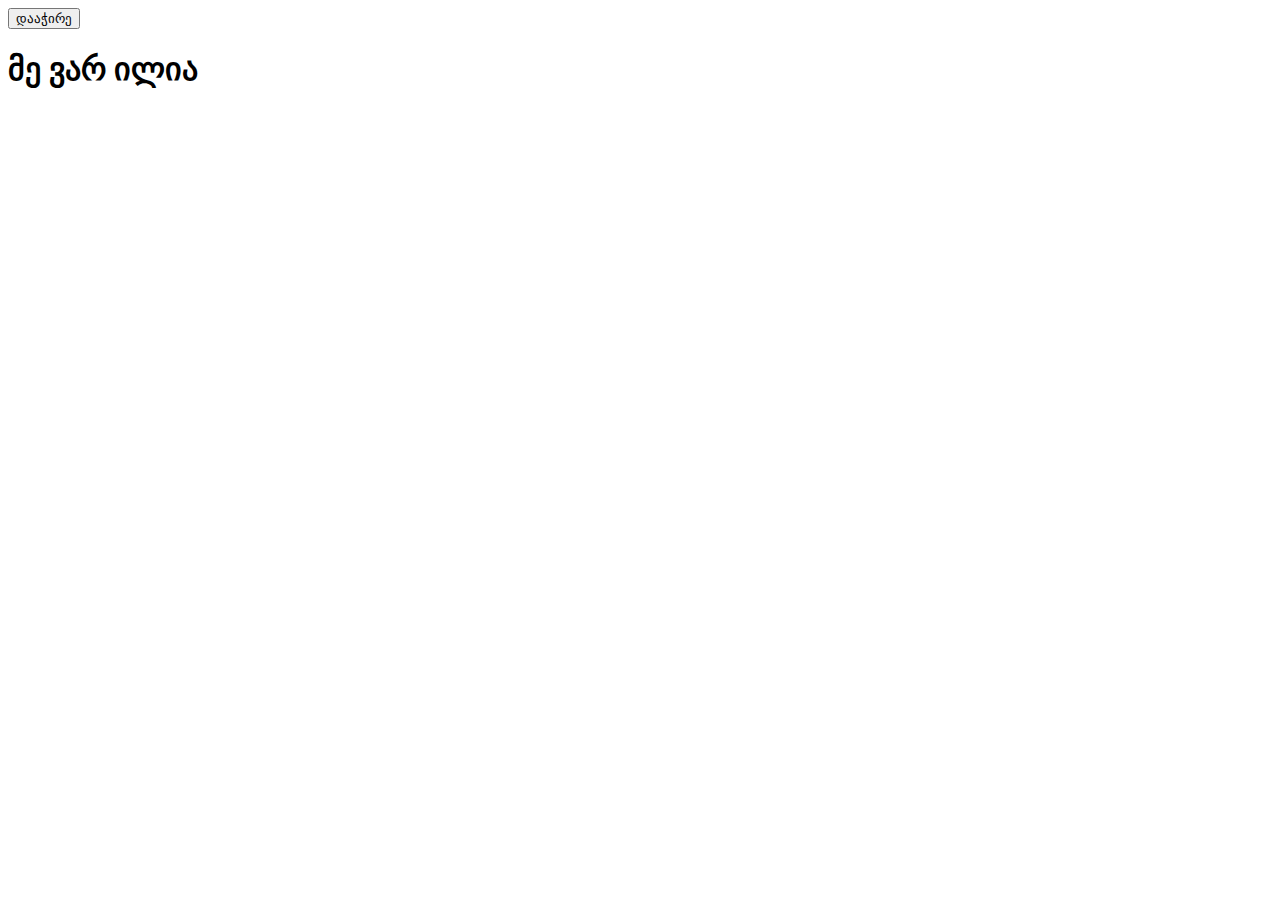
<file: index.html>
<!DOCTYPE html>
<html lang="en">
  <head>
    <meta charset="UTF-8" />
    <meta http-equiv="X-UA-Compatible" content="IE=edge" />
    <meta name="viewport" content="width=device-width, initial-scale=1.0" />
    <link rel="stylesheet" href="style.css" />
    <title>Document</title>
  </head>
  <body>
    <button id="btn-13">დააჭირე</button>
    <h1>მე ვარ ილია</h1>
    <script src="main.js"></script>
  </body>
</html>
</file>
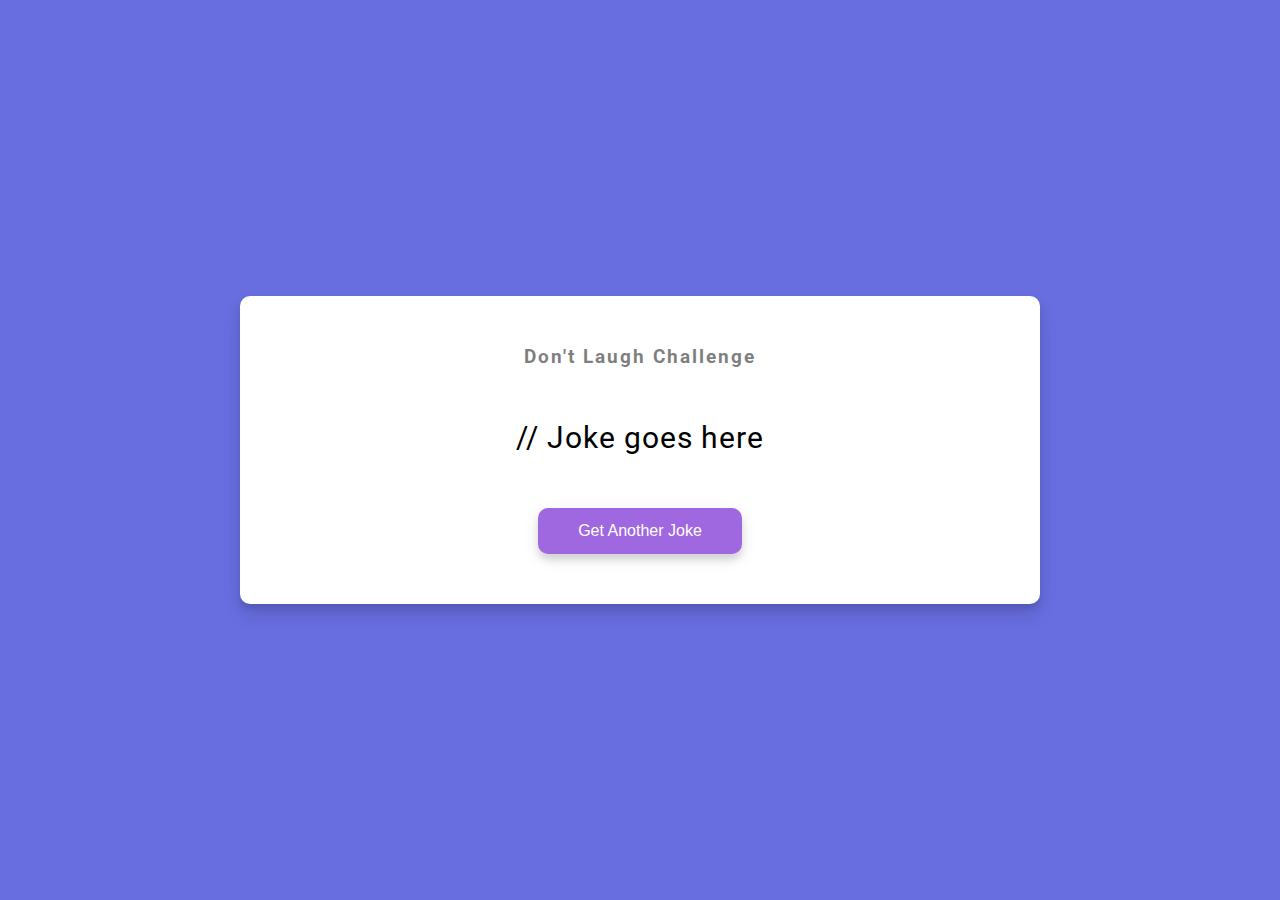
<file: 10.-Dad jokes(API)/index.html>
<!DOCTYPE html>
<html lang="en">
  <head>
    <meta charset="UTF-8" />
    <meta name="viewport" content="width=device-width, initial-scale=1.0" />
    <link rel="stylesheet" href="style.css" />
    <title>Dad Jokes</title>
  </head>
  <body>
    <div class="container">
      <h3>Don't Laugh Challenge</h3>
      <div id="joke" class="joke">// Joke goes here</div>
      <button id="jokeBtn" class="btn">Get Another Joke</button>
    </div>
    <script src="script.js"></script>
  </body>
</html>
</file>
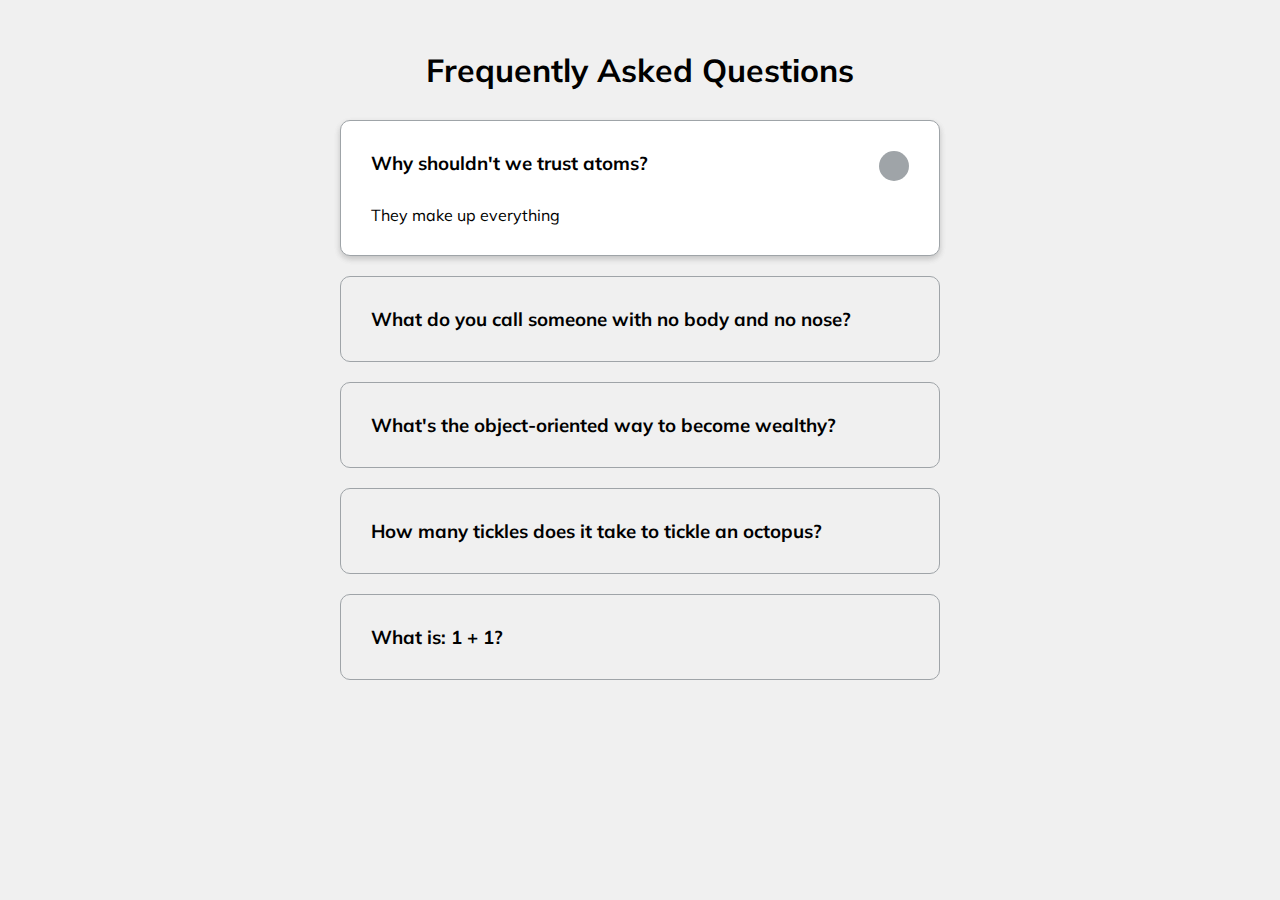
<file: 12.-FAQ collapse/index.html>
<!DOCTYPE html>
<html lang="en">
  <head>
    <meta charset="UTF-8" />
    <meta name="viewport" content="width=device-width, initial-scale=1.0" />
    <link
      rel="stylesheet"
      href="https://cdnjs.cloudflare.com/ajax/libs/font-awesome/5.14.0/css/all.min.css"
      integrity="sha512-1PKOgIY59xJ8Co8+NE6FZ+LOAZKjy+KY8iq0G4B3CyeY6wYHN3yt9PW0XpSriVlkMXe40PTKnXrLnZ9+fkDaog=="
      crossorigin="anonymous"
    />
    <link rel="stylesheet" href="style.css" />
    <title>FAQ</title>
  </head>
  <body>
    <h1>Frequently Asked Questions</h1>
    <div class="faq-container">
      <div class="faq active">
        <h3 class="faq-title">Why shouldn't we trust atoms?</h3>

        <p class="faq-text">They make up everything</p>

        <button class="faq-toggle">
          <i class="fas fa-chevron-down"></i>
          <i class="fas fa-times"></i>
        </button>
      </div>

      <div class="faq">
        <h3 class="faq-title">
          What do you call someone with no body and no nose?
        </h3>
        <p class="faq-text">Nobody knows.</p>
        <button class="faq-toggle">
          <i class="fas fa-chevron-down"></i>
          <i class="fas fa-times"></i>
        </button>
      </div>

      <div class="faq">
        <h3 class="faq-title">
          What's the object-oriented way to become wealthy?
        </h3>
        <p class="faq-text">Inheritance.</p>
        <button class="faq-toggle">
          <i class="fas fa-chevron-down"></i>
          <i class="fas fa-times"></i>
        </button>
      </div>

      <div class="faq">
        <h3 class="faq-title">
          How many tickles does it take to tickle an octopus?
        </h3>
        <p class="faq-text">Ten-tickles!</p>
        <button class="faq-toggle">
          <i class="fas fa-chevron-down"></i>
          <i class="fas fa-times"></i>
        </button>
      </div>

      <div class="faq">
        <h3 class="faq-title">What is: 1 + 1?</h3>
        <p class="faq-text">Depends on who are you asking.</p>
        <button class="faq-toggle">
          <i class="fas fa-chevron-down"></i>
          <i class="fas fa-times"></i>
        </button>
      </div>
    </div>
    <script src="script.js"></script>
  </body>
</html>
</file>
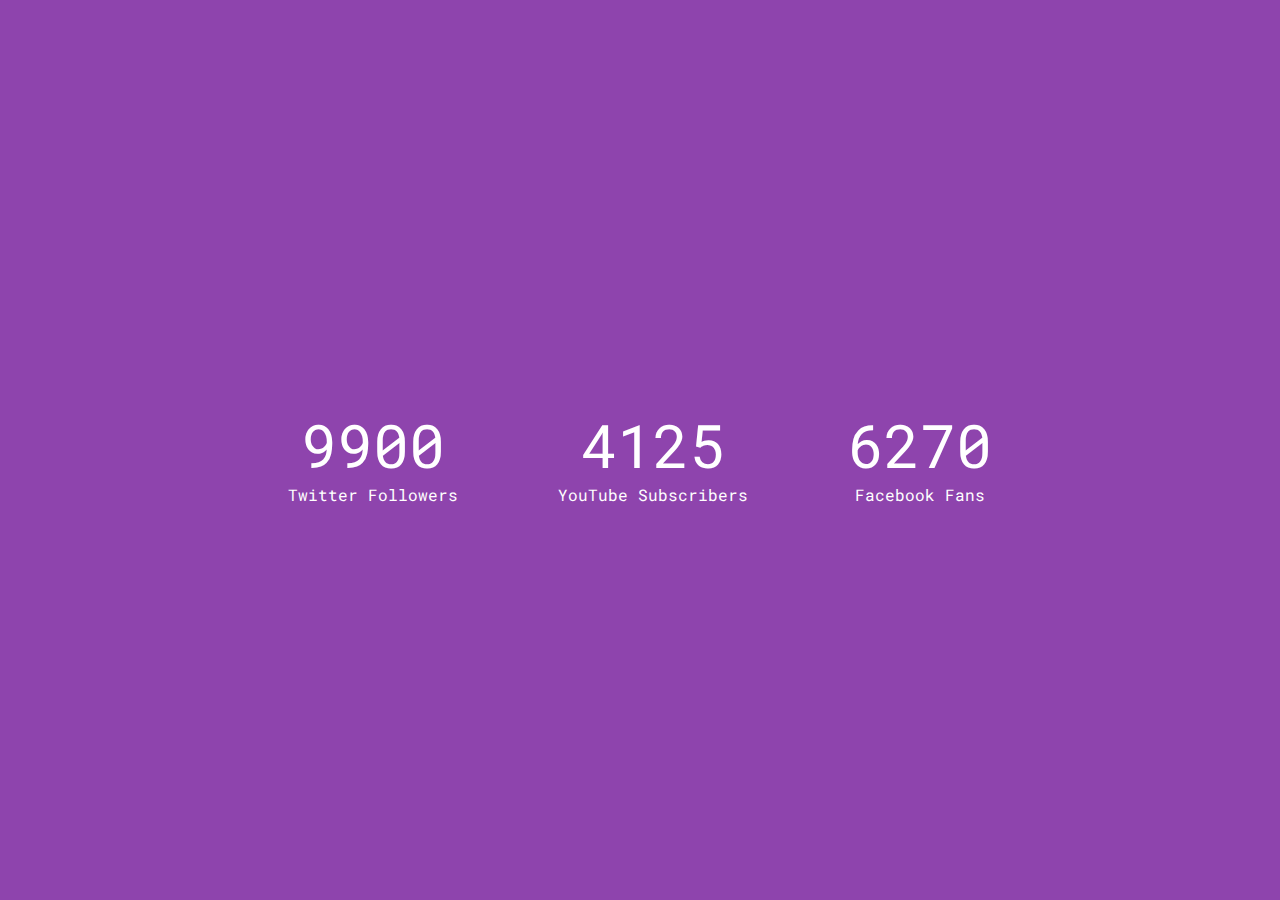
<file: 15.-incrementing counter/index.html>
<!DOCTYPE html>
<html lang="en">
  <head>
    <meta charset="UTF-8" />
    <meta name="viewport" content="width=device-width, initial-scale=1.0" />
    <link
      rel="stylesheet"
      href="https://cdnjs.cloudflare.com/ajax/libs/font-awesome/5.14.0/css/all.min.css"
      integrity="sha512-1PKOgIY59xJ8Co8+NE6FZ+LOAZKjy+KY8iq0G4B3CyeY6wYHN3yt9PW0XpSriVlkMXe40PTKnXrLnZ9+fkDaog=="
      crossorigin="anonymous"
    />
    <link rel="stylesheet" href="style.css" />
    <title>Increment Counter</title>
  </head>
  <body>
    <div class="counter-container">
      <i class="fab fa-twitter fa-3x"></i>
      <div class="counter" data-target="12000"></div>
      <span>Twitter Followers</span>
    </div>

    <div class="counter-container">
      <i class="fab fa-youtube fa-3x"></i>
      <div class="counter" data-target="5000"></div>
      <span>YouTube Subscribers</span>
    </div>

    <div class="counter-container">
      <i class="fab fa-facebook fa-3x"></i>
      <div class="counter" data-target="7500"></div>
      <span>Facebook Fans</span>
    </div>
    <script src="script.js"></script>
  </body>
</html>
</file>
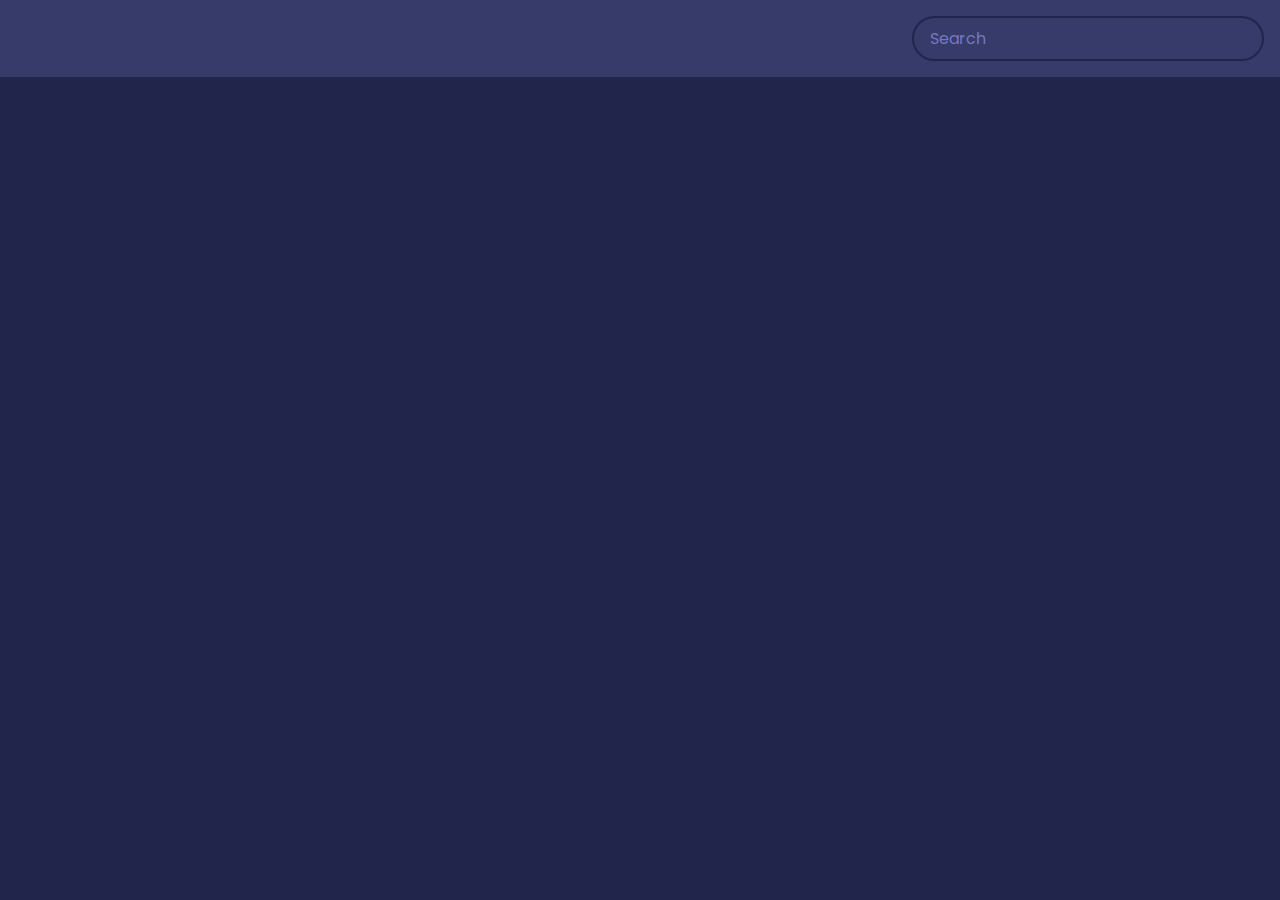
<file: 17.-Movie App(API)/index.html>
<!DOCTYPE html>
<html lang="en">
  <head>
    <meta charset="UTF-8" />
    <meta name="viewport" content="width=device-width, initial-scale=1.0" />
    <link rel="stylesheet" href="style.css" />
    <title>Movie App</title>
  </head>
  <body>
    <header>
      <form id="form">
        <input type="text" id="search" class="search" placeholder="Search" />
      </form>
    </header>
    <script src="script.js"></script>
  </body>
</html>
</file>
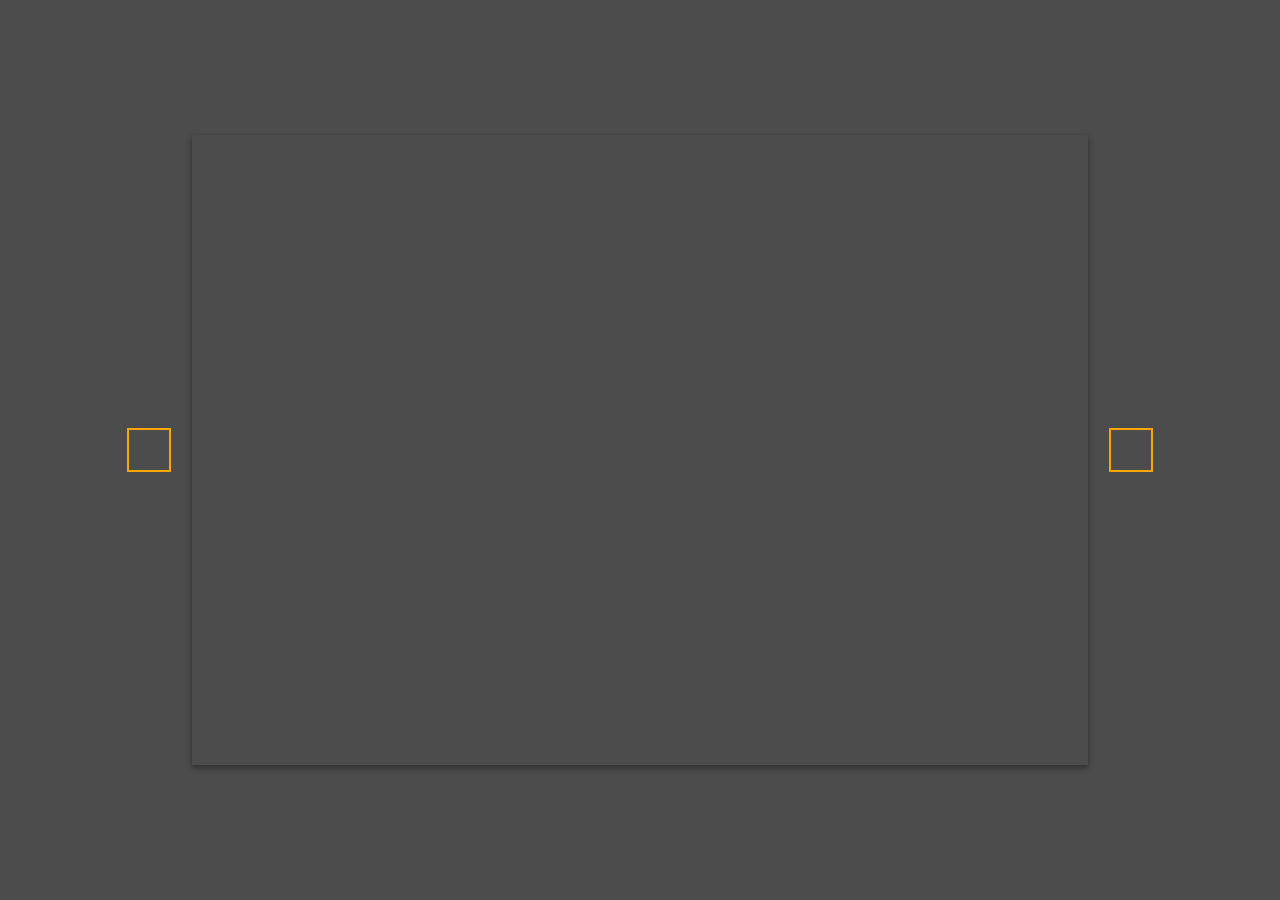
<file: 18.-Background slider/index.html>
<!DOCTYPE html>
<html lang="en">
  <head>
    <meta charset="UTF-8" />
    <meta name="viewport" content="width=device-width, initial-scale=1.0" />
    <link
      rel="stylesheet"
      href="https://cdnjs.cloudflare.com/ajax/libs/font-awesome/5.14.0/css/all.min.css"
      integrity="sha512-1PKOgIY59xJ8Co8+NE6FZ+LOAZKjy+KY8iq0G4B3CyeY6wYHN3yt9PW0XpSriVlkMXe40PTKnXrLnZ9+fkDaog=="
      crossorigin="anonymous"
    />
    <link rel="stylesheet" href="style.css" />
    <title>Background Slider</title>
  </head>
  <body>
    <div class="slider-container">
      <div
        class="slide active"
        style="
          background-image: url('https://images.unsplash.com/photo-1549880338-65ddcdfd017b?ixlib=rb-1.2.1&ixid=eyJhcHBfaWQiOjEyMDd9&auto=format&fit=crop&w=2100&q=80');
        "
      ></div>
      <div
        class="slide"
        style="
          background-image: url('https://images.unsplash.com/photo-1511593358241-7eea1f3c84e5?ixlib=rb-1.2.1&ixid=eyJhcHBfaWQiOjEyMDd9&auto=format&fit=crop&w=1934&q=80');
        "
      ></div>

      <div
        class="slide"
        style="
          background-image: url('https://images.unsplash.com/photo-1495467033336-2effd8753d51?ixlib=rb-1.2.1&ixid=eyJhcHBfaWQiOjEyMDd9&auto=format&fit=crop&w=2100&q=80');
        "
      ></div>

      <div
        class="slide"
        style="
          background-image: url('https://images.unsplash.com/photo-1522735338363-cc7313be0ae0?ixlib=rb-1.2.1&ixid=eyJhcHBfaWQiOjEyMDd9&auto=format&fit=crop&w=2689&q=80');
        "
      ></div>

      <div
        class="slide"
        style="
          background-image: url('https://images.unsplash.com/photo-1559087867-ce4c91325525?ixlib=rb-1.2.1&ixid=eyJhcHBfaWQiOjEyMDd9&auto=format&fit=crop&w=2100&q=80');
        "
      ></div>

      <button class="arrow left-arrow" id="left">
        <i class="fas fa-arrow-left"></i>
      </button>

      <button class="arrow right-arrow" id="right">
        <i class="fas fa-arrow-right"></i>
      </button>
    </div>
    <script src="script.js"></script>
  </body>
</html>
</file>
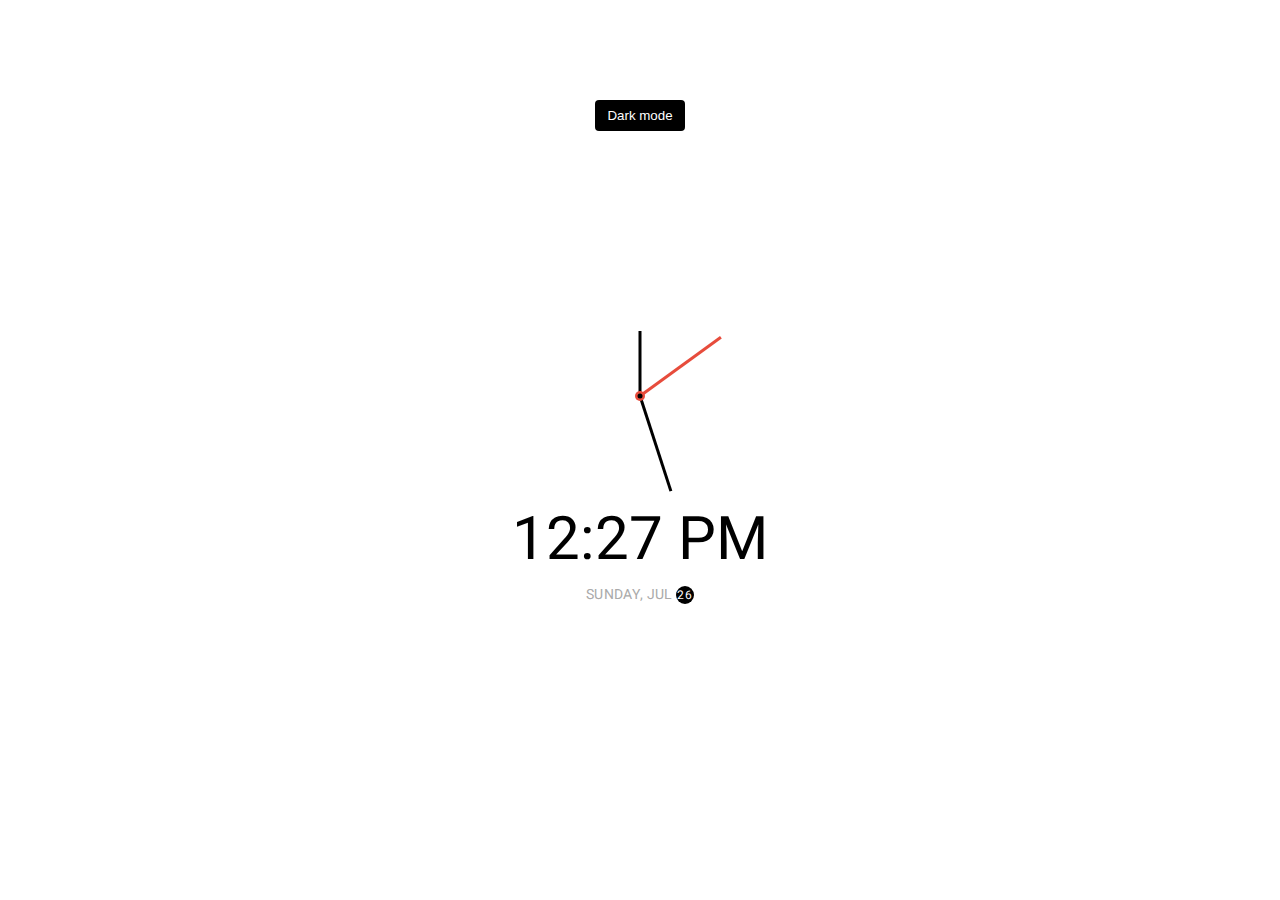
<file: 19.-Theme clock/index.html>
<!DOCTYPE html>
<html lang="en">
  <head>
    <meta charset="UTF-8" />
    <meta name="viewport" content="width=device-width, initial-scale=1.0" />
    <link rel="stylesheet" href="style.css" />
    <title>Theme Clock</title>
  </head>
  <body>
    <!-- Inspired by this dribbble shot https://dribbble.com/shots/5958443-Alarm-clock -->

    <button class="toggle">Dark mode</button>

    <div class="clock-container">
      <div class="clock">
        <div class="needle hour"></div>
        <div class="needle minute"></div>
        <div class="needle second"></div>
        <div class="center-point"></div>
      </div>

      <div class="time"></div>
      <div class="date"></div>
    </div>

    <script src="script.js"></script>
  </body>
</html>
</file>
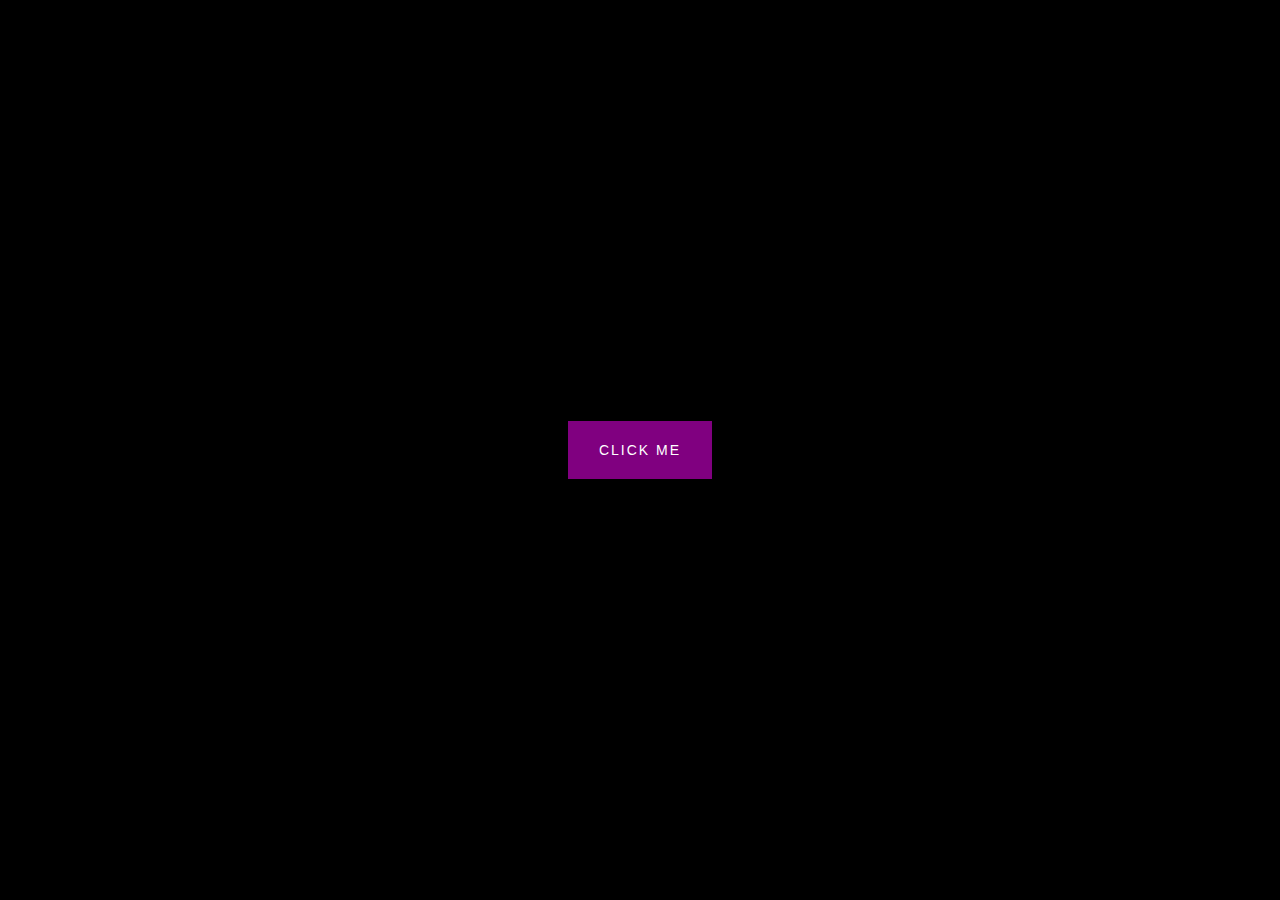
<file: 20.-Button ripple effect/index.html>
<!DOCTYPE html>
<html lang="en">
  <head>
    <meta charset="UTF-8" />
    <meta name="viewport" content="width=device-width, initial-scale=1.0" />
    <link rel="stylesheet" href="style.css" />
    <title>Button Ripple Effect</title>
  </head>
  <body>
    <button class="ripple">Click Me</button>
    <script src="script.js"></script>
  </body>
</html>
</file>
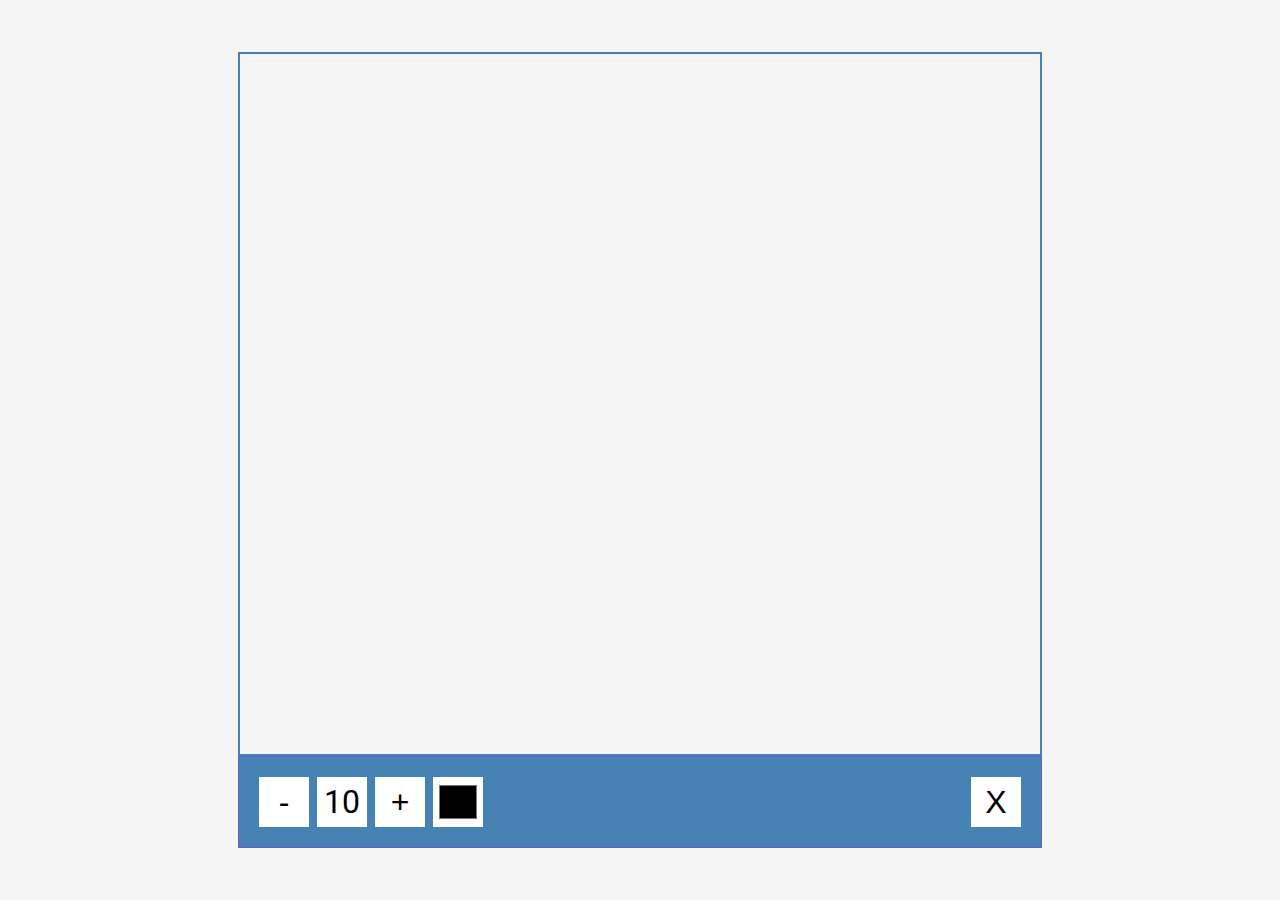
<file: 22.-Drawing App/index.html>
<!DOCTYPE html>
<html lang="en">
  <head>
    <meta charset="UTF-8" />
    <meta name="viewport" content="width=device-width, initial-scale=1.0" />
    <link rel="stylesheet" href="style.css" />
    <title>Drawing App</title>
  </head>
  <body>
    <canvas id="canvas" width="800" height="700"></canvas>
    <div class="toolbox">
      <button id="decrease">-</button>
      <span id="size">10</span>
      <button id="increase">+</button>
      <input type="color" id="color" />
      <button id="clear">X</button>
    </div>

    <script src="script.js"></script>
  </body>
</html>
</file>
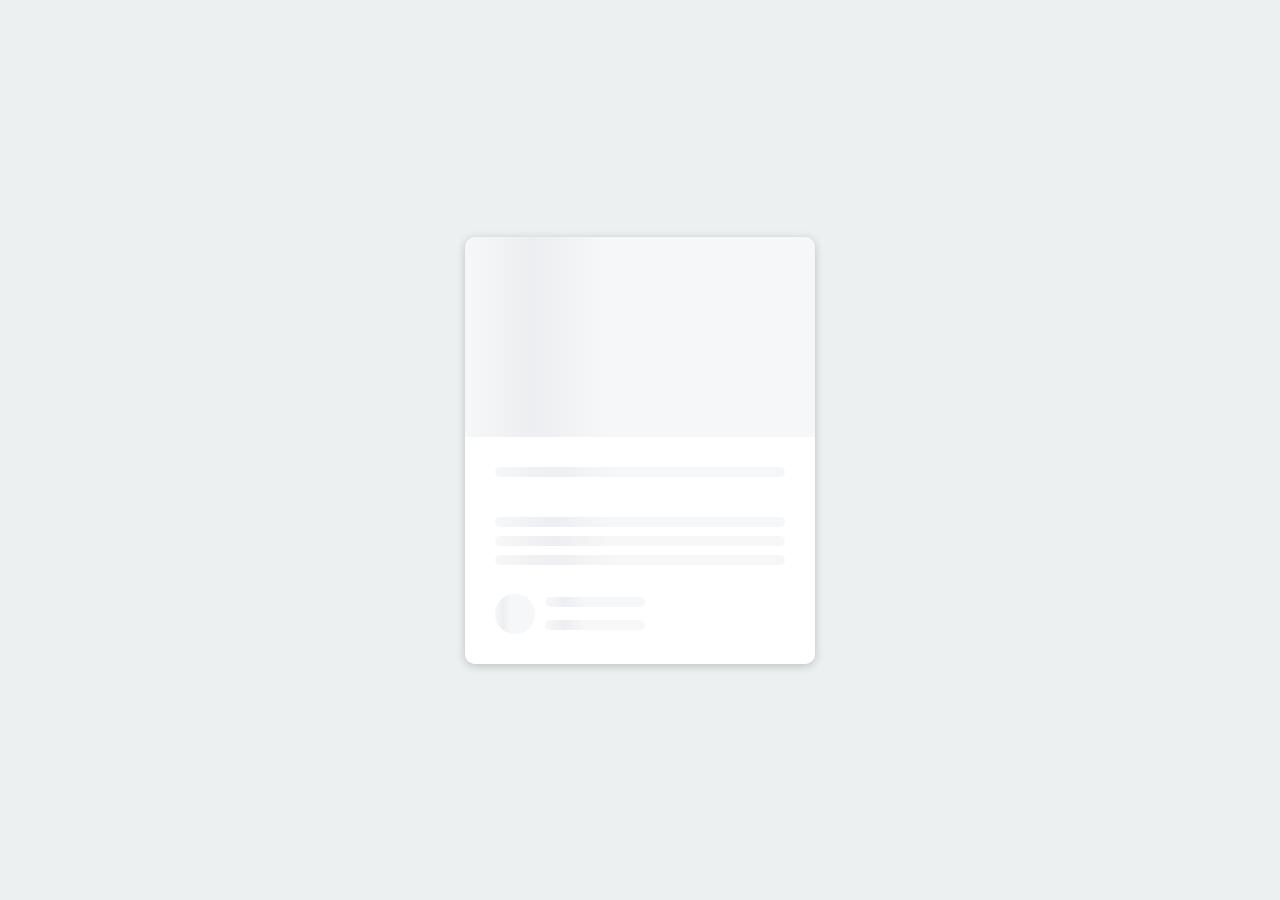
<file: 24.-Content placeholder/index.html>
<!DOCTYPE html>
<html lang="en">
  <head>
    <meta charset="UTF-8" />
    <meta name="viewport" content="width=device-width, initial-scale=1.0" />
    <link rel="stylesheet" href="style.css" />
    <title>Content Placeholder</title>
  </head>
  <body>
    <div class="card">
      <div class="card-header animated-bg" id="header">&nbsp;</div>

      <div class="card-content">
        <h3 class="card-title animated-bg animated-bg-text" id="title">
          &nbsp;
        </h3>
        <p class="card-excerpt" id="excerpt">
          &nbsp;
          <span class="animated-bg animated-bg-text">&nbsp;</span>
          <span class="animated-bg animated-bg-text">&nbsp;</span>
          <span class="animated-bg animated-bg-text">&nbsp;</span>
        </p>
        <div class="author">
          <div class="profile-img animated-bg" id="profile_img">&nbsp;</div>
          <div class="author-info">
            <strong class="animated-bg animated-bg-text" id="name"
              >&nbsp;</strong
            >
            <small class="animated-bg animated-bg-text" id="date">&nbsp;</small>
          </div>
        </div>
      </div>
    </div>

    <script src="script.js"></script>
  </body>
</html>
</file>
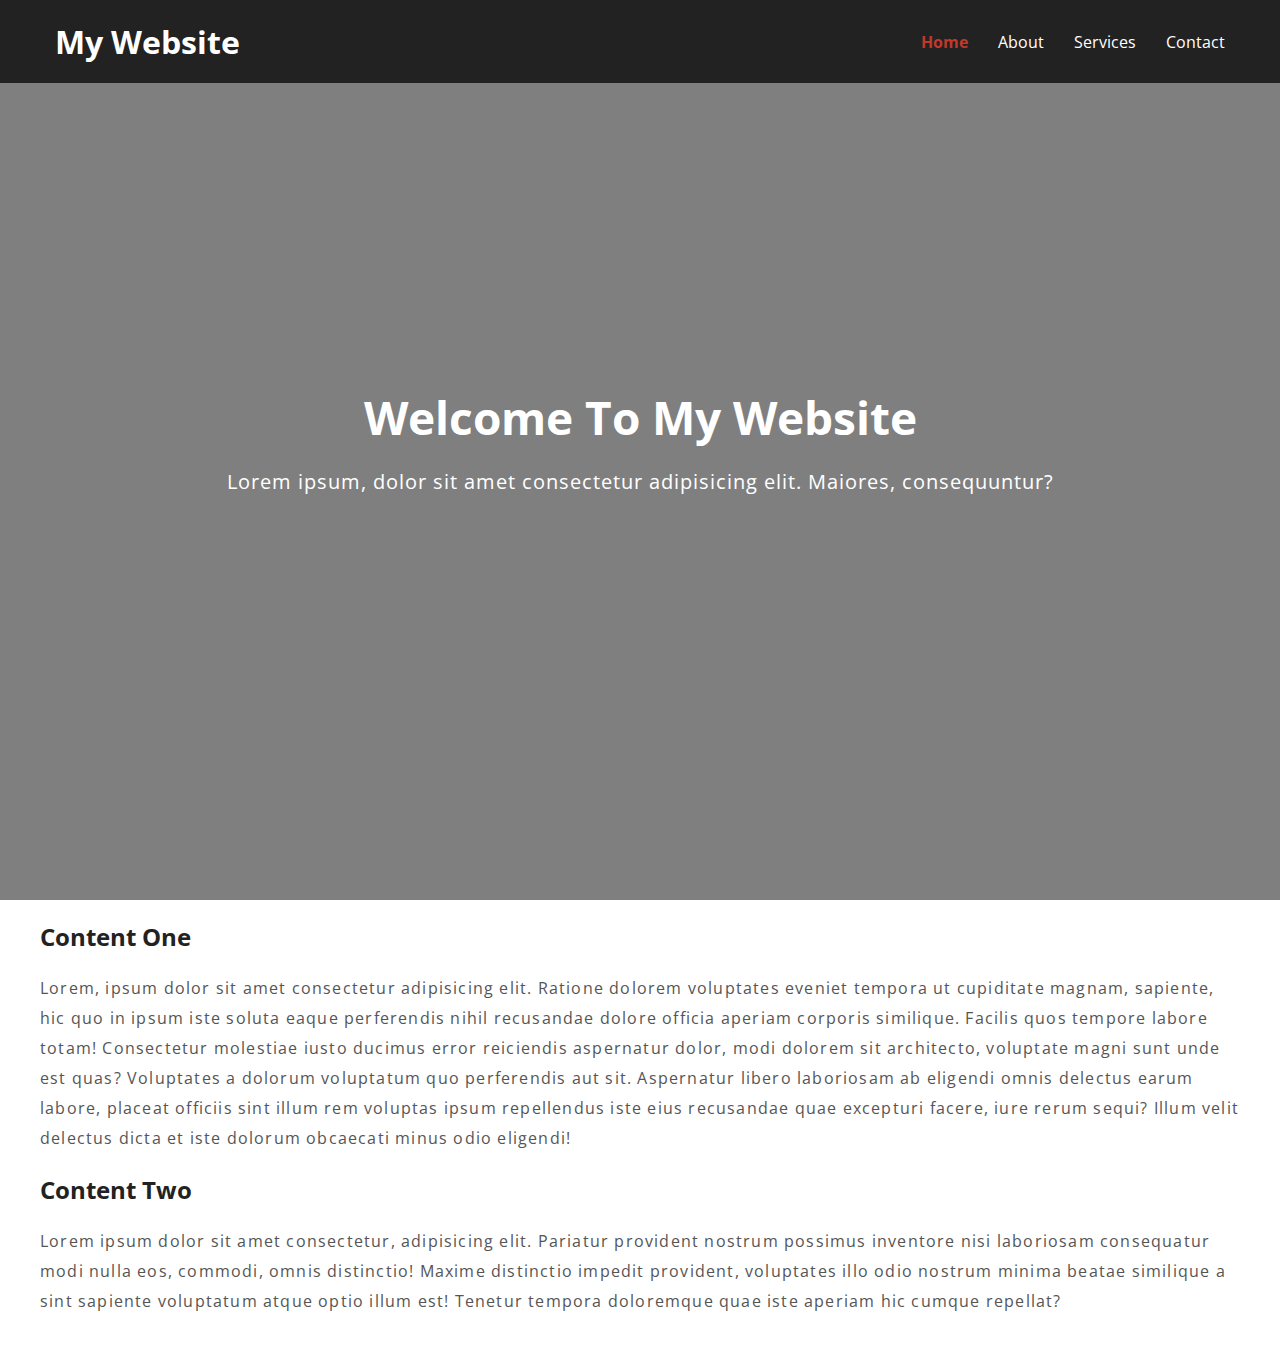
<file: 25.-sticky-navbar/index.html>
<!DOCTYPE html>
<html lang="en">
  <head>
    <meta charset="UTF-8" />
    <meta name="viewport" content="width=device-width, initial-scale=1.0" />
    <link rel="stylesheet" href="style.css" />
    <title>Sticky Navigation</title>
  </head>
  <body>
    <nav class="nav">
      <div class="container">
        <h1 class="logo"><a href="/index.html">My Website</a></h1>
        <ul>
          <li><a href="#" class="current">Home</a></li>
          <li><a href="#">About</a></li>
          <li><a href="#">Services</a></li>
          <li><a href="#">Contact</a></li>
        </ul>
      </div>
    </nav>

    <div class="hero">
      <div class="container">
        <h1>Welcome To My Website</h1>
        <p>
          Lorem ipsum, dolor sit amet consectetur adipisicing elit. Maiores,
          consequuntur?
        </p>
      </div>
    </div>

    <section class="container content">
      <h2>Content One</h2>
      <p>
        Lorem, ipsum dolor sit amet consectetur adipisicing elit. Ratione
        dolorem voluptates eveniet tempora ut cupiditate magnam, sapiente, hic
        quo in ipsum iste soluta eaque perferendis nihil recusandae dolore
        officia aperiam corporis similique. Facilis quos tempore labore totam!
        Consectetur molestiae iusto ducimus error reiciendis aspernatur dolor,
        modi dolorem sit architecto, voluptate magni sunt unde est quas?
        Voluptates a dolorum voluptatum quo perferendis aut sit. Aspernatur
        libero laboriosam ab eligendi omnis delectus earum labore, placeat
        officiis sint illum rem voluptas ipsum repellendus iste eius recusandae
        quae excepturi facere, iure rerum sequi? Illum velit delectus dicta et
        iste dolorum obcaecati minus odio eligendi!
      </p>

      <h3>Content Two</h3>
      <p>
        Lorem ipsum dolor sit amet consectetur, adipisicing elit. Pariatur
        provident nostrum possimus inventore nisi laboriosam consequatur modi
        nulla eos, commodi, omnis distinctio! Maxime distinctio impedit
        provident, voluptates illo odio nostrum minima beatae similique a sint
        sapiente voluptatum atque optio illum est! Tenetur tempora doloremque
        quae iste aperiam hic cumque repellat?
      </p>
    </section>

    <script src="script.js"></script>
  </body>
</html>
</file>
<file: style.css>
@import url("https://fonts.googleapis.com/css2?family=Roboto:wght@400;700&display=swap");
</file>
<file: 10.-Dad jokes(API)/style.css>
@import url("https://fonts.googleapis.com/css2?family=Roboto:wght@400;700&display=swap");

* {
  box-sizing: border-box;
}

body {
  background-color: #686de0;
  font-family: "Roboto", sans-serif;
  display: flex;
  flex-direction: column;
  align-items: center;
  justify-content: center;
  height: 100vh;
  overflow: hidden;
  margin: 0;
  padding: 20px;
}

.container {
  background-color: #fff;
  border-radius: 10px;
  box-shadow: 0 10px 20px rgba(0, 0, 0, 0.1), 0 6px 6px rgba(0, 0, 0, 0.1);
  padding: 50px 20px;
  text-align: center;
  max-width: 100%;
  width: 800px;
}

h3 {
  margin: 0;
  opacity: 0.5;
  letter-spacing: 2px;
}

.joke {
  font-size: 30px;
  letter-spacing: 1px;
  line-height: 40px;
  margin: 50px auto;
  max-width: 600px;
}

.btn {
  background-color: #9f68e0;
  color: #fff;
  border: 0;
  border-radius: 10px;
  box-shadow: 0 5px 15px rgba(0, 0, 0, 0.1), 0 6px 6px rgba(0, 0, 0, 0.1);
  padding: 14px 40px;
  font-size: 16px;
  cursor: pointer;
}

.btn:active {
  transform: scale(0.98);
}

.btn:focus {
  outline: 0;
}
</file>
<file: 12.-FAQ collapse/style.css>
@import url("https://fonts.googleapis.com/css?family=Muli&display=swap");

* {
  box-sizing: border-box;
}

body {
  font-family: "Muli", sans-serif;
  background-color: #f0f0f0;
}

h1 {
  margin: 50px 0 30px;
  text-align: center;
}

.faq-container {
  max-width: 600px;
  margin: 0 auto;
}

.faq {
  background-color: transparent;
  border: 1px solid #9fa4a8;
  border-radius: 10px;
  margin: 20px 0;
  padding: 30px;
  position: relative;
  overflow: hidden;
  transition: 0.3s ease;
}

.faq.active {
  background-color: #fff;
  box-shadow: 0 3px 6px rgba(0, 0, 0, 0.1), 0 3px 6px rgba(0, 0, 0, 0.1);
}

.faq.active::before,
.faq.active::after {
  content: "\f075";
  font-family: "Font Awesome 5 Free";
  color: #2ecc71;
  font-size: 7rem;
  position: absolute;
  opacity: 0.2;
  top: 20px;
  left: 20px;
  z-index: 0;
}

.faq.active::before {
  color: #3498db;
  top: -10px;
  left: -30px;
  transform: rotateY(180deg);
}

.faq-title {
  margin: 0 35px 0 0;
}

.faq-text {
  display: none;
  margin: 30px 0 0;
}

.faq.active .faq-text {
  display: block;
}

.faq-toggle {
  background-color: transparent;
  border: 0;
  border-radius: 50%;
  cursor: pointer;
  display: flex;
  align-items: center;
  justify-content: center;
  font-size: 16px;
  padding: 0;
  position: absolute;
  top: 30px;
  right: 30px;
  height: 30px;
  width: 30px;
}

.faq-toggle:focus {
  outline: 0;
}

.faq-toggle .fa-times {
  display: none;
}

.faq.active .faq-toggle .fa-times {
  color: #fff;
  display: block;
}

.faq.active .faq-toggle .fa-chevron-down {
  display: none;
}

.faq.active .faq-toggle {
  background-color: #9fa4a8;
}
</file>
<file: 15.-incrementing counter/style.css>
@import url("https://fonts.googleapis.com/css?family=Roboto+Mono&display=swap");

* {
  box-sizing: border-box;
}

body {
  background-color: #8e44ad;
  color: #fff;
  font-family: "Roboto Mono", sans-serif;
  display: flex;
  align-items: center;
  justify-content: center;
  height: 100vh;
  overflow: hidden;
  margin: 0;
}

.counter-container {
  display: flex;
  flex-direction: column;
  justify-content: center;
  text-align: center;
  margin: 30px 50px;
}

.counter {
  font-size: 60px;
  margin-top: 10px;
}

@media (max-width: 580px) {
  body {
    flex-direction: column;
  }
}
</file>
<file: 17.-Movie App(API)/style.css>
@import url("https://fonts.googleapis.com/css2?family=Poppins:wght@200;400&display=swap");

:root {
  --primary-color: #22254b;
  --secondary-color: #373b69;
}

* {
  box-sizing: border-box;
}

body {
  background-color: var(--primary-color);
  font-family: "Poppins", sans-serif;
  margin: 0;
}

header {
  padding: 1rem;
  display: flex;
  justify-content: flex-end;
  background-color: var(--secondary-color);
}

.search {
  background-color: transparent;
  border: 2px solid var(--primary-color);
  border-radius: 50px;
  font-family: inherit;
  font-size: 1rem;
  padding: 0.5rem 1rem;
  color: #fff;
}

.search::placeholder {
  color: #7378c5;
}

.search:focus {
  outline: none;
  background-color: var(--primary-color);
}

main {
  display: flex;
  flex-wrap: wrap;
  justify-content: center;
}

.movie {
  width: 300px;
  margin: 1rem;
  background-color: var(--secondary-color);
  box-shadow: 0 4px 5px rgba(0, 0, 0, 0.2);
  position: relative;
  overflow: hidden;
  border-radius: 3px;
}

.movie img {
  width: 100%;
}

.movie-info {
  color: #eee;
  display: flex;
  align-items: center;
  justify-content: space-between;
  gap: 0.2rem;
  padding: 0.5rem 1rem 1rem;
  letter-spacing: 0.5px;
}

.movie-info h3 {
  margin-top: 0;
}

.movie-info span {
  background-color: var(--primary-color);
  padding: 0.25rem 0.5rem;
  border-radius: 3px;
  font-weight: bold;
}

.movie-info span.green {
  color: lightgreen;
}

.movie-info span.orange {
  color: orange;
}

.movie-info span.red {
  color: red;
}

.overview {
  background-color: #fff;
  padding: 2rem;
  position: absolute;
  left: 0;
  bottom: 0;
  right: 0;
  max-height: 100%;
  transform: translateY(101%);
  overflow-y: auto;
  transition: transform 0.3s ease-in;
}

.movie:hover .overview {
  transform: translateY(0);
}
</file>
<file: 18.-Background slider/style.css>
@import url("https://fonts.googleapis.com/css2?family=Roboto:wght@400;700&display=swap");

* {
  box-sizing: border-box;
}

body {
  font-family: "Roboto", sans-serif;
  display: flex;
  flex-direction: column;
  align-items: center;
  justify-content: center;
  height: 100vh;
  overflow: hidden;
  margin: 0;
  background-position: center center;
  background-size: cover;
  transition: 0.4s;
}

body::before {
  content: "";
  position: absolute;
  top: 0;
  left: 0;
  width: 100%;
  height: 100vh;
  background-color: rgba(0, 0, 0, 0.7);
  z-index: -1;
}

.slider-container {
  box-shadow: 0 3px 6px rgba(0, 0, 0, 0.16), 0 3px 6px rgba(0, 0, 0, 0.23);
  height: 70vh;
  width: 70vw;
  position: relative;
  overflow: hidden;
}

.slide {
  opacity: 0;
  height: 100vh;
  width: 100vw;
  background-position: center center;
  background-size: cover;
  position: absolute;
  top: -15vh;
  left: -15vw;
  transition: 0.4s ease;
  z-index: 1;
}

.slide.active {
  opacity: 1;
}

.arrow {
  position: fixed;
  background-color: transparent;
  color: #fff;
  padding: 20px;
  font-size: 30px;
  border: 2px solid orange;
  top: 50%;
  transform: translateY(-50%);
  cursor: pointer;
}

.arrow:focus {
  outline: 0;
}

.left-arrow {
  left: calc(15vw - 65px);
}

.right-arrow {
  right: calc(15vw - 65px);
}
</file>
<file: 19.-Theme clock/style.css>
@import url("https://fonts.googleapis.com/css?family=Heebo:300&display=swap");

* {
  box-sizing: border-box;
}

:root {
  --primary-color: #000;
  --secondary-color: #fff;
}

html {
  transition: all 0.5s ease-in;
}

html.dark {
  --primary-color: #fff;
  --secondary-color: #333;
}

html.dark {
  background-color: #111;
  color: var(--primary-color);
}

body {
  font-family: "Heebo", sans-serif;
  display: flex;
  align-items: center;
  justify-content: center;
  height: 100vh;
  overflow: hidden;
  margin: 0;
}

.toggle {
  cursor: pointer;
  background-color: var(--primary-color);
  color: var(--secondary-color);
  border: 0;
  border-radius: 4px;
  padding: 8px 12px;
  position: absolute;
  top: 100px;
}

.toggle:focus {
  outline: none;
}

.clock-container {
  display: flex;
  flex-direction: column;
  justify-content: space-between;
  align-items: center;
}

.clock {
  position: relative;
  width: 200px;
  height: 200px;
}

.needle {
  background-color: var(--primary-color);
  position: absolute;
  top: 50%;
  left: 50%;
  height: 65px;
  width: 3px;
  transform-origin: bottom center;
  transition: all 0.5s ease-in;
}

.needle.hour {
  transform: translate(-50%, -100%) rotate(0deg);
}

.needle.minute {
  transform: translate(-50%, -100%) rotate(0deg);
  height: 100px;
}

.needle.second {
  transform: translate(-50%, -100%) rotate(0deg);
  height: 100px;
  background-color: #e74c3c;
}

.center-point {
  background-color: #e74c3c;
  width: 10px;
  height: 10px;
  position: absolute;
  top: 50%;
  left: 50%;
  transform: translate(-50%, -50%);
  border-radius: 50%;
}

.center-point::after {
  content: "";
  background-color: var(--primary-color);
  width: 5px;
  height: 5px;
  position: absolute;
  top: 50%;
  left: 50%;
  transform: translate(-50%, -50%);
  border-radius: 50%;
}

.time {
  font-size: 60px;
}

.date {
  color: #aaa;
  font-size: 14px;
  letter-spacing: 0.3px;
  text-transform: uppercase;
}

.date .circle {
  background-color: var(--primary-color);
  color: var(--secondary-color);
  border-radius: 50%;
  height: 18px;
  width: 18px;
  display: inline-flex;
  align-items: center;
  justify-content: center;
  line-height: 18px;
  transition: all 0.5s ease-in;
  font-size: 12px;
}
</file>
<file: 20.-Button ripple effect/style.css>
@import url("https://fonts.googleapis.com/css2?family=Roboto:wght@400;700&display=swap");

* {
  box-sizing: border-box;
}

body {
  background-color: #000;
  font-family: "Roboto", sans-serif;
  display: flex;
  flex-direction: column;
  align-items: center;
  justify-content: center;
  height: 100vh;
  overflow: hidden;
  margin: 0;
}

button {
  background-color: purple;
  color: #fff;
  border: 1px purple solid;
  font-size: 14px;
  text-transform: uppercase;
  letter-spacing: 2px;
  padding: 20px 30px;
  overflow: hidden;
  margin: 10px 0;
  position: relative;
}

button:focus {
  outline: none;
}

button .circle {
  position: absolute;
  background-color: #fff;
  width: 100px;
  height: 100px;
  border-radius: 50%;
  transform: translate(-50%, -50%) scale(0);
  animation: scale 0.5s ease-out;
}

@keyframes scale {
  to {
    transform: translate(-50%, -50%) scale(3);
    opacity: 0;
  }
}
</file>
<file: 22.-Drawing App/style.css>
@import url("https://fonts.googleapis.com/css2?family=Roboto:wght@400;700&display=swap");

* {
  box-sizing: border-box;
}

body {
  background-color: #f5f5f5;
  font-family: "Roboto", sans-serif;
  display: flex;
  flex-direction: column;
  align-items: center;
  justify-content: center;
  height: 100vh;
  margin: 0;
}

canvas {
  border: 2px solid steelblue;
}

.toolbox {
  background-color: steelblue;
  border: 1px solid slateblue;
  display: flex;
  width: 804px;
  padding: 1rem;
}

.toolbox > * {
  background-color: #fff;
  border: none;
  display: inline-flex;
  align-items: center;
  justify-content: center;
  font-size: 2rem;
  height: 50px;
  width: 50px;
  margin: 0.25rem;
  padding: 0.25rem;
  cursor: pointer;
}

.toolbox > *:last-child {
  margin-left: auto;
}
</file>
<file: 24.-Content placeholder/style.css>
@import url("https://fonts.googleapis.com/css2?family=Roboto:wght@400;700&display=swap");

* {
  box-sizing: border-box;
}

body {
  background-color: #ecf0f1;
  font-family: "Roboto", sans-serif;
  display: flex;
  align-items: center;
  justify-content: center;
  height: 100vh;
  overflow: hidden;
  margin: 0;
}

img {
  max-width: 100%;
}

.card {
  box-shadow: 0 2px 10px rgba(0, 0, 0, 0.2);
  border-radius: 10px;
  overflow: hidden;
  width: 350px;
}

.card-header {
  height: 200px;
}

.card-header img {
  object-fit: cover;
  height: 100%;
  width: 100%;
}

.card-content {
  background-color: #fff;
  padding: 30px;
}

.card-title {
  height: 20px;
  margin: 0;
}

.card-excerpt {
  color: #777;
  margin: 10px 0 20px;
}

.author {
  display: flex;
}

.profile-img {
  border-radius: 50%;
  overflow: hidden;
  height: 40px;
  width: 40px;
}

.author-info {
  display: flex;
  flex-direction: column;
  justify-content: space-around;
  margin-left: 10px;
  width: 100px;
}

.author-info small {
  color: #aaa;
  margin-top: 5px;
}

.animated-bg {
  background-image: linear-gradient(
    to right,
    #f6f7f8 0%,
    #edeef1 10%,
    #f6f7f8 20%,
    #f6f7f8 100%
  );
  background-size: 200% 100%;
  animation: bgPos 1s linear infinite;
}

.animated-bg-text {
  border-radius: 50px;
  display: inline-block;
  margin: 0;
  height: 10px;
  width: 100%;
}

@keyframes bgPos {
  0% {
    background-position: 50% 0;
  }

  100% {
    background-position: -150% 0;
  }
}
</file>
<file: 25.-sticky-navbar/style.css>
@import url("https://fonts.googleapis.com/css?family=Open+Sans");

* {
  box-sizing: border-box;
  margin: 0;
  padding: 0;
}

body {
  font-family: "Open Sans", sans-serif;
  color: #222;
  padding-bottom: 50px;
}

.container {
  max-width: 1200px;
  margin: 0 auto;
}

.nav {
  position: fixed;
  background-color: #222;
  top: 0;
  left: 0;
  right: 0;
  transition: all 0.3s ease-in-out;
}

.nav .container {
  display: flex;
  justify-content: space-between;
  align-items: center;
  padding: 20px 0;
  transition: all 0.3s ease-in-out;
}

.nav ul {
  display: flex;
  list-style-type: none;
  align-items: center;
  justify-content: center;
}

.nav a {
  color: #fff;
  text-decoration: none;
  padding: 7px 15px;
  transition: all 0.3s ease-in-out;
}

.nav.active {
  background-color: #fff;
  box-shadow: 0 2px 10px rgba(0, 0, 0, 0.3);
}

.nav.active a {
  color: #000;
}

.nav.active .container {
  padding: 10px 0;
}

.nav a.current,
.nav a:hover {
  color: #c0392b;
  font-weight: bold;
}

.hero {
  background-image: url("https://images.pexels.com/photos/450035/pexels-photo-450035.jpeg?auto=compress&cs=tinysrgb&dpr=2&h=750&w=1260");
  background-repeat: no-repeat;
  background-size: cover;
  background-position: bottom center;
  height: 100vh;
  color: #fff;
  display: flex;
  justify-content: center;
  align-items: center;
  text-align: center;
  position: relative;
  margin-bottom: 20px;
  z-index: -2;
}

.hero::before {
  content: "";
  position: absolute;
  top: 0;
  left: 0;
  width: 100%;
  height: 100%;
  background-color: rgba(0, 0, 0, 0.5);
  z-index: -1;
}

.hero h1 {
  font-size: 46px;
  margin: -20px 0 20px;
}

.hero p {
  font-size: 20px;
  letter-spacing: 1px;
}

.content h2,
.content h3 {
  font-size: 150%;
  margin: 20px 0;
}

.content p {
  color: #555;
  line-height: 30px;
  letter-spacing: 1.2px;
}
</file>
